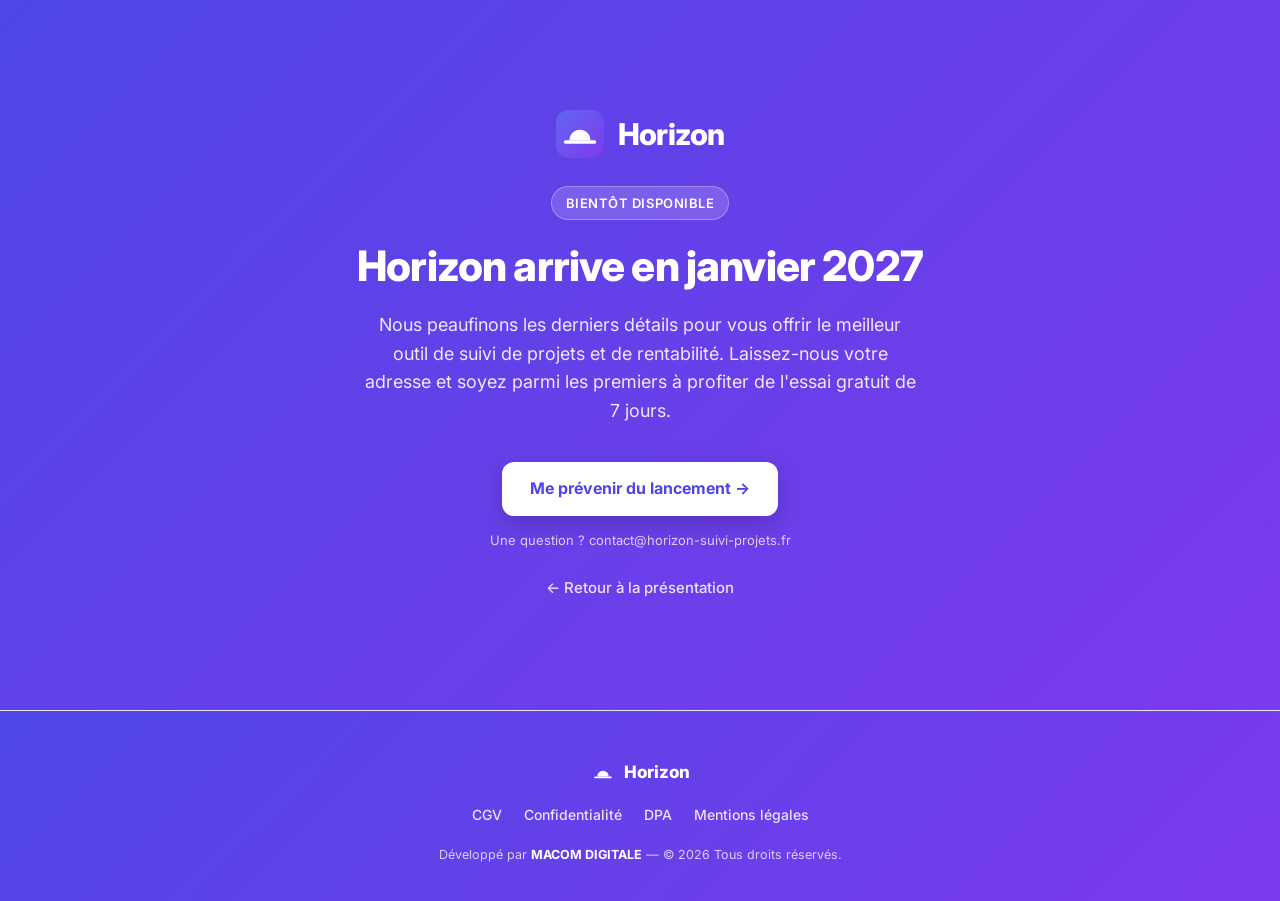
<file: bientot.html>
<!DOCTYPE html>
<html lang="fr-FR">
<head>
<meta charset="UTF-8" />
<meta name="viewport" content="width=device-width, initial-scale=1.0" />
<meta name='robots' content='noindex, follow, max-image-preview:large, max-snippet:-1, max-video-preview:-1' />

	<!-- This site is optimized with the Yoast SEO plugin v28.4 - https://yoast.com/product/yoast-seo-wordpress/ -->
	<title>Horizon arrive en janvier 2027</title>
	<link rel="canonical" href="https://horizon-suivi-projets.fr/bientot.html" />
	<meta property="og:locale" content="fr_FR" />
	<meta property="og:type" content="website" />
	<meta property="og:title" content="Accueil - Horizon - Suivi de projets" />
	<meta property="og:url" content="https://horizon-suivi-projets.fr/" />
	<meta property="og:site_name" content="Horizon - Suivi de projets" />
	<meta name="description" content="Horizon, le logiciel de suivi de projets et de rentabilité pour agences et TPE/PME : chrono de temps, marges HT/TTC, devis et factures, tâches en kanban, tableau de bord." />
<meta property="og:description" content="Suivi de projets et de rentabilité pour agences et TPE/PME. Sachez en un coup d'œil si chaque projet est rentable." />
<meta property="og:image" content="https://horizon-suivi-projets.fr/assets/img/horizon-tableau-de-bord-demo.webp" />
<link rel="icon" href="data:image/svg+xml,%3Csvg xmlns='http://www.w3.org/2000/svg' viewBox='0 0 34 34'%3E%3Crect width='34' height='34' rx='8' fill='%234F46E5'/%3E%3Cpath d='M9.5 21.5A7.5 7.5 0 0 1 24.5 21.5Z' fill='white'/%3E%3Crect x='5.5' y='21.5' width='23' height='2.4' rx='1.2' fill='white'/%3E%3C/svg%3E" />
	<meta name="twitter:card" content="summary_large_image" />
	
	<!-- / Yoast SEO plugin. -->


<style id="wp-img-auto-sizes-contain-inline-css">
img:is([sizes=auto i],[sizes^="auto," i]){contain-intrinsic-size:3000px 1500px}
/*# sourceURL=wp-img-auto-sizes-contain-inline-css */
</style>
<style id="wp-block-library-inline-css">
:root{--wp-block-synced-color:#7a00df;--wp-block-synced-color--rgb:122,0,223;--wp-bound-block-color:var(--wp-block-synced-color);--wp-editor-canvas-background:#ddd;--wp-admin-theme-color:#007cba;--wp-admin-theme-color--rgb:0,124,186;--wp-admin-theme-color-darker-10:#006ba1;--wp-admin-theme-color-darker-10--rgb:0,107,160.5;--wp-admin-theme-color-darker-20:#005a87;--wp-admin-theme-color-darker-20--rgb:0,90,135;--wp-admin-border-width-focus:2px}@media (min-resolution:192dpi){:root{--wp-admin-border-width-focus:1.5px}}.wp-element-button{cursor:pointer}:root .has-very-light-gray-background-color{background-color:#eee}:root .has-very-dark-gray-background-color{background-color:#313131}:root .has-very-light-gray-color{color:#eee}:root .has-very-dark-gray-color{color:#313131}:root .has-vivid-green-cyan-to-vivid-cyan-blue-gradient-background{background:linear-gradient(135deg,#00d084,#0693e3)}:root .has-purple-crush-gradient-background{background:linear-gradient(135deg,#34e2e4,#4721fb 50%,#ab1dfe)}:root .has-hazy-dawn-gradient-background{background:linear-gradient(135deg,#faaca8,#dad0ec)}:root .has-subdued-olive-gradient-background{background:linear-gradient(135deg,#fafae1,#67a671)}:root .has-atomic-cream-gradient-background{background:linear-gradient(135deg,#fdd79a,#004a59)}:root .has-nightshade-gradient-background{background:linear-gradient(135deg,#330968,#31cdcf)}:root .has-midnight-gradient-background{background:linear-gradient(135deg,#020381,#2874fc)}:root{--wp--preset--font-size--normal:16px;--wp--preset--font-size--huge:42px}.has-regular-font-size{font-size:1em}.has-larger-font-size{font-size:2.625em}.has-normal-font-size{font-size:var(--wp--preset--font-size--normal)}.has-huge-font-size{font-size:var(--wp--preset--font-size--huge)}:root .has-text-align-center{text-align:center}:root .has-text-align-left{text-align:left}:root .has-text-align-right{text-align:right}.has-fit-text{white-space:nowrap!important}#end-resizable-editor-section{display:none}.aligncenter{clear:both}.items-justified-left{justify-content:flex-start}.items-justified-center{justify-content:center}.items-justified-right{justify-content:flex-end}.items-justified-space-between{justify-content:space-between}.screen-reader-text{word-wrap:normal!important;border:0;clip-path:inset(50%);height:1px;margin:-1px;overflow:hidden;padding:0;position:absolute;width:1px;word-break:normal!important}.screen-reader-text:focus{background-color:#ddd;clip-path:none;color:#444;display:block;font-size:1em;height:auto;left:5px;line-height:normal;padding:15px 23px 14px;text-decoration:none;top:5px;width:auto;z-index:100000}html :where(.has-border-color){border-style:solid}html :where([style^=border-color],[style*=";border-color"],[style*="; border-color"]){border-style:solid}html :where([style^=border-top-color],[style*=";border-top-color"],[style*="; border-top-color"]){border-top-style:solid}html :where([style^=border-right-color],[style*=";border-right-color"],[style*="; border-right-color"]){border-right-style:solid}html :where([style^=border-bottom-color],[style*=";border-bottom-color"],[style*="; border-bottom-color"]){border-bottom-style:solid}html :where([style^=border-left-color],[style*=";border-left-color"],[style*="; border-left-color"]){border-left-style:solid}html :where([style^=border-width],[style*=";border-width"],[style*="; border-width"]){border-style:solid}html :where([style^=border-top-width],[style*=";border-top-width"],[style*="; border-top-width"]){border-top-style:solid}html :where([style^=border-right-width],[style*=";border-right-width"],[style*="; border-right-width"]){border-right-style:solid}html :where([style^=border-bottom-width],[style*=";border-bottom-width"],[style*="; border-bottom-width"]){border-bottom-style:solid}html :where([style^=border-left-width],[style*=";border-left-width"],[style*="; border-left-width"]){border-left-style:solid}html :where(img[class*=wp-image-]){height:auto;max-width:100%}:where(figure){margin:0 0 1em}html :where(.is-position-sticky){--wp-admin--admin-bar--position-offset:var(--wp-admin--admin-bar--height,0px)}@media screen and (max-width:600px){html :where(.is-position-sticky){--wp-admin--admin-bar--position-offset:0px}}

/*# sourceURL=/wp-includes/css/dist/block-library/common.min.css */
</style>
<style id="classic-theme-styles-inline-css">
/*! This file is auto-generated */
.wp-block-button__link{color:#fff;background-color:#32373c;border-radius:9999px;box-shadow:none;text-decoration:none;padding:calc(.667em + 2px) calc(1.333em + 2px);font-size:1.125em}.wp-block-file__button{background:#32373c;color:#fff;text-decoration:none}
/*# sourceURL=/wp-includes/css/classic-themes.min.css */
</style>

<style id="global-styles-inline-css">
:root{--wp--preset--aspect-ratio--square: 1;--wp--preset--aspect-ratio--4-3: 4/3;--wp--preset--aspect-ratio--3-4: 3/4;--wp--preset--aspect-ratio--3-2: 3/2;--wp--preset--aspect-ratio--2-3: 2/3;--wp--preset--aspect-ratio--16-9: 16/9;--wp--preset--aspect-ratio--9-16: 9/16;--wp--preset--color--black: #000000;--wp--preset--color--cyan-bluish-gray: #abb8c3;--wp--preset--color--white: #ffffff;--wp--preset--color--pale-pink: #f78da7;--wp--preset--color--vivid-red: #cf2e2e;--wp--preset--color--luminous-vivid-orange: #ff6900;--wp--preset--color--luminous-vivid-amber: #fcb900;--wp--preset--color--light-green-cyan: #7bdcb5;--wp--preset--color--vivid-green-cyan: #00d084;--wp--preset--color--pale-cyan-blue: #8ed1fc;--wp--preset--color--vivid-cyan-blue: #0693e3;--wp--preset--color--vivid-purple: #9b51e0;--wp--preset--gradient--vivid-cyan-blue-to-vivid-purple: linear-gradient(135deg,rgb(6,147,227) 0%,rgb(155,81,224) 100%);--wp--preset--gradient--light-green-cyan-to-vivid-green-cyan: linear-gradient(135deg,rgb(122,220,180) 0%,rgb(0,208,130) 100%);--wp--preset--gradient--luminous-vivid-amber-to-luminous-vivid-orange: linear-gradient(135deg,rgb(252,185,0) 0%,rgb(255,105,0) 100%);--wp--preset--gradient--luminous-vivid-orange-to-vivid-red: linear-gradient(135deg,rgb(255,105,0) 0%,rgb(207,46,46) 100%);--wp--preset--gradient--very-light-gray-to-cyan-bluish-gray: linear-gradient(135deg,rgb(238,238,238) 0%,rgb(169,184,195) 100%);--wp--preset--gradient--cool-to-warm-spectrum: linear-gradient(135deg,rgb(74,234,220) 0%,rgb(151,120,209) 20%,rgb(207,42,186) 40%,rgb(238,44,130) 60%,rgb(251,105,98) 80%,rgb(254,248,76) 100%);--wp--preset--gradient--blush-light-purple: linear-gradient(135deg,rgb(255,206,236) 0%,rgb(152,150,240) 100%);--wp--preset--gradient--blush-bordeaux: linear-gradient(135deg,rgb(254,205,165) 0%,rgb(254,45,45) 50%,rgb(107,0,62) 100%);--wp--preset--gradient--luminous-dusk: linear-gradient(135deg,rgb(255,203,112) 0%,rgb(199,81,192) 50%,rgb(65,88,208) 100%);--wp--preset--gradient--pale-ocean: linear-gradient(135deg,rgb(255,245,203) 0%,rgb(182,227,212) 50%,rgb(51,167,181) 100%);--wp--preset--gradient--electric-grass: linear-gradient(135deg,rgb(202,248,128) 0%,rgb(113,206,126) 100%);--wp--preset--gradient--midnight: linear-gradient(135deg,rgb(2,3,129) 0%,rgb(40,116,252) 100%);--wp--preset--font-size--small: 13px;--wp--preset--font-size--medium: 20px;--wp--preset--font-size--large: 36px;--wp--preset--font-size--x-large: 42px;--wp--preset--spacing--20: 0.44rem;--wp--preset--spacing--30: 0.67rem;--wp--preset--spacing--40: 1rem;--wp--preset--spacing--50: 1.5rem;--wp--preset--spacing--60: 2.25rem;--wp--preset--spacing--70: 3.38rem;--wp--preset--spacing--80: 5.06rem;--wp--preset--shadow--natural: 6px 6px 9px rgba(0, 0, 0, 0.2);--wp--preset--shadow--deep: 12px 12px 50px rgba(0, 0, 0, 0.4);--wp--preset--shadow--sharp: 6px 6px 0px rgba(0, 0, 0, 0.2);--wp--preset--shadow--outlined: 6px 6px 0px -3px rgb(255, 255, 255), 6px 6px rgb(0, 0, 0);--wp--preset--shadow--crisp: 6px 6px 0px rgb(0, 0, 0);}.wp-block-button{--wp--preset--dimension--25: 25%;--wp--preset--dimension--50: 50%;--wp--preset--dimension--75: 75%;--wp--preset--dimension--100: 100%;}:where(body) { margin: 0; }:where(.is-layout-flex){gap: 0.5em;}:where(.is-layout-grid){gap: 0.5em;}body .is-layout-flex{display: flex;}.is-layout-flex{flex-wrap: wrap;align-items: center;}.is-layout-flex > :is(*, div){margin: 0;}body .is-layout-grid{display: grid;}.is-layout-grid > :is(*, div){margin: 0;}body{padding-top: 0px;padding-right: 0px;padding-bottom: 0px;padding-left: 0px;}:root :where(.wp-element-button, .wp-block-button__link){background-color: #32373c;border-width: 0;color: #fff;font-family: inherit;font-size: inherit;font-style: inherit;font-weight: inherit;letter-spacing: inherit;line-height: inherit;padding-top: calc(0.667em + 2px);padding-right: calc(1.333em + 2px);padding-bottom: calc(0.667em + 2px);padding-left: calc(1.333em + 2px);text-decoration: none;text-transform: inherit;}.has-black-color{color: var(--wp--preset--color--black) !important;}.has-cyan-bluish-gray-color{color: var(--wp--preset--color--cyan-bluish-gray) !important;}.has-white-color{color: var(--wp--preset--color--white) !important;}.has-pale-pink-color{color: var(--wp--preset--color--pale-pink) !important;}.has-vivid-red-color{color: var(--wp--preset--color--vivid-red) !important;}.has-luminous-vivid-orange-color{color: var(--wp--preset--color--luminous-vivid-orange) !important;}.has-luminous-vivid-amber-color{color: var(--wp--preset--color--luminous-vivid-amber) !important;}.has-light-green-cyan-color{color: var(--wp--preset--color--light-green-cyan) !important;}.has-vivid-green-cyan-color{color: var(--wp--preset--color--vivid-green-cyan) !important;}.has-pale-cyan-blue-color{color: var(--wp--preset--color--pale-cyan-blue) !important;}.has-vivid-cyan-blue-color{color: var(--wp--preset--color--vivid-cyan-blue) !important;}.has-vivid-purple-color{color: var(--wp--preset--color--vivid-purple) !important;}.has-black-background-color{background-color: var(--wp--preset--color--black) !important;}.has-cyan-bluish-gray-background-color{background-color: var(--wp--preset--color--cyan-bluish-gray) !important;}.has-white-background-color{background-color: var(--wp--preset--color--white) !important;}.has-pale-pink-background-color{background-color: var(--wp--preset--color--pale-pink) !important;}.has-vivid-red-background-color{background-color: var(--wp--preset--color--vivid-red) !important;}.has-luminous-vivid-orange-background-color{background-color: var(--wp--preset--color--luminous-vivid-orange) !important;}.has-luminous-vivid-amber-background-color{background-color: var(--wp--preset--color--luminous-vivid-amber) !important;}.has-light-green-cyan-background-color{background-color: var(--wp--preset--color--light-green-cyan) !important;}.has-vivid-green-cyan-background-color{background-color: var(--wp--preset--color--vivid-green-cyan) !important;}.has-pale-cyan-blue-background-color{background-color: var(--wp--preset--color--pale-cyan-blue) !important;}.has-vivid-cyan-blue-background-color{background-color: var(--wp--preset--color--vivid-cyan-blue) !important;}.has-vivid-purple-background-color{background-color: var(--wp--preset--color--vivid-purple) !important;}.has-black-border-color{border-color: var(--wp--preset--color--black) !important;}.has-cyan-bluish-gray-border-color{border-color: var(--wp--preset--color--cyan-bluish-gray) !important;}.has-white-border-color{border-color: var(--wp--preset--color--white) !important;}.has-pale-pink-border-color{border-color: var(--wp--preset--color--pale-pink) !important;}.has-vivid-red-border-color{border-color: var(--wp--preset--color--vivid-red) !important;}.has-luminous-vivid-orange-border-color{border-color: var(--wp--preset--color--luminous-vivid-orange) !important;}.has-luminous-vivid-amber-border-color{border-color: var(--wp--preset--color--luminous-vivid-amber) !important;}.has-light-green-cyan-border-color{border-color: var(--wp--preset--color--light-green-cyan) !important;}.has-vivid-green-cyan-border-color{border-color: var(--wp--preset--color--vivid-green-cyan) !important;}.has-pale-cyan-blue-border-color{border-color: var(--wp--preset--color--pale-cyan-blue) !important;}.has-vivid-cyan-blue-border-color{border-color: var(--wp--preset--color--vivid-cyan-blue) !important;}.has-vivid-purple-border-color{border-color: var(--wp--preset--color--vivid-purple) !important;}.has-vivid-cyan-blue-to-vivid-purple-gradient-background{background: var(--wp--preset--gradient--vivid-cyan-blue-to-vivid-purple) !important;}.has-light-green-cyan-to-vivid-green-cyan-gradient-background{background: var(--wp--preset--gradient--light-green-cyan-to-vivid-green-cyan) !important;}.has-luminous-vivid-amber-to-luminous-vivid-orange-gradient-background{background: var(--wp--preset--gradient--luminous-vivid-amber-to-luminous-vivid-orange) !important;}.has-luminous-vivid-orange-to-vivid-red-gradient-background{background: var(--wp--preset--gradient--luminous-vivid-orange-to-vivid-red) !important;}.has-very-light-gray-to-cyan-bluish-gray-gradient-background{background: var(--wp--preset--gradient--very-light-gray-to-cyan-bluish-gray) !important;}.has-cool-to-warm-spectrum-gradient-background{background: var(--wp--preset--gradient--cool-to-warm-spectrum) !important;}.has-blush-light-purple-gradient-background{background: var(--wp--preset--gradient--blush-light-purple) !important;}.has-blush-bordeaux-gradient-background{background: var(--wp--preset--gradient--blush-bordeaux) !important;}.has-luminous-dusk-gradient-background{background: var(--wp--preset--gradient--luminous-dusk) !important;}.has-pale-ocean-gradient-background{background: var(--wp--preset--gradient--pale-ocean) !important;}.has-electric-grass-gradient-background{background: var(--wp--preset--gradient--electric-grass) !important;}.has-midnight-gradient-background{background: var(--wp--preset--gradient--midnight) !important;}.has-small-font-size{font-size: var(--wp--preset--font-size--small) !important;}.has-medium-font-size{font-size: var(--wp--preset--font-size--medium) !important;}.has-large-font-size{font-size: var(--wp--preset--font-size--large) !important;}.has-x-large-font-size{font-size: var(--wp--preset--font-size--x-large) !important;}
/*# sourceURL=global-styles-inline-css */
</style>

<link rel='stylesheet' id='horizon-style-css' href='assets/style.css' media='all' />
<style>
body{margin:0}
.horizon-soon{min-height:calc(100vh - 190px);display:flex}
.horizon-soon .horizon-hero{flex:1;display:flex;flex-direction:column;align-items:center;justify-content:center;padding:80px 24px}
.horizon-soon + .horizon-footer{margin-top:0}
.horizon-soon .horizon-hero-logo{margin-bottom:28px}
.horizon-soon-badge{display:inline-block;background:rgba(255,255,255,.16);border:1px solid rgba(255,255,255,.3);color:#fff;font-size:13px;font-weight:600;letter-spacing:.04em;text-transform:uppercase;padding:6px 14px;border-radius:999px;margin-bottom:22px}
.horizon-soon-back{display:inline-block;margin-top:26px;color:rgba(255,255,255,.85)!important;font-size:15px;font-weight:500}
.horizon-soon-back:hover{color:#fff!important;text-decoration:underline!important}
</style>
</head>
<body>
<div class="horizon-page">
  <div class="horizon-soon">
  <section class="horizon-hero">
    <div class="horizon-hero-logo">
      <svg width="30" height="30" viewBox="0 0 34 34" fill="none" xmlns="http://www.w3.org/2000/svg" style="flex-shrink:0;"><rect width="34" height="34" rx="9" fill="url(#logoGrad)"/><path d="M9.5 21.5A7.5 7.5 0 0 1 24.5 21.5Z" fill="white"/><rect x="5.5" y="21.5" width="23" height="2.4" rx="1.2" fill="white"/><defs><linearGradient id="logoGrad" x1="0" y1="0" x2="34" y2="34" gradientUnits="userSpaceOnUse"><stop stop-color="#6366F1"/><stop offset="1" stop-color="#7C3AED"/></linearGradient></defs></svg><span>Horizon</span>
    </div>
    <span class="horizon-soon-badge">Bientôt disponible</span>
    <h1>Horizon arrive en janvier 2027</h1>
    <p>Nous peaufinons les derniers détails pour vous offrir le meilleur outil de suivi de projets et de rentabilité. Laissez-nous votre adresse et soyez parmi les premiers à profiter de l'essai gratuit de 7 jours.</p>
    <a href="mailto:contact@horizon-suivi-projets.fr?subject=Pr%C3%A9venez-moi%20du%20lancement%20d%27Horizon&amp;body=Bonjour%2C%0A%0AJe%20souhaite%20%C3%AAtre%20pr%C3%A9venu(e)%20du%20lancement%20d%27Horizon%20en%20janvier%202027.%0A%0AMerci%20!" class="horizon-cta">Me prévenir du lancement →</a>
    <span class="horizon-cta-sub">Une question ? contact@horizon-suivi-projets.fr</span>
    <a href="./" class="horizon-soon-back">← Retour à la présentation</a>
  </section>
  </div>
<footer class="horizon-footer">
  <div class="horizon-footer-inner">
    <div class="horizon-footer-logo">
      <svg width="26" height="26" viewBox="0 0 34 34" fill="none" xmlns="http://www.w3.org/2000/svg" style="flex-shrink:0;">
        <path d="M9.5 21.5A7.5 7.5 0 0 1 24.5 21.5Z" fill="white"/>
        <rect x="5.5" y="21.5" width="23" height="2.4" rx="1.2" fill="white"/>
      </svg>
      <span>Horizon</span>
    </div>

    <nav class="horizon-footer-links">
      <a href="docs/cgv-Horizon.pdf" target="_blank" rel="noopener">CGV</a>
      <a href="docs/politique-confidentialite-Horizon.pdf" target="_blank" rel="noopener">Confidentialité</a>
      <a href="docs/dpa-Horizon.pdf" target="_blank" rel="noopener">DPA</a>
      <a href="docs/mentions-legales-Horizon.pdf" target="_blank" rel="noopener">Mentions légales</a>
    </nav>

    <p class="horizon-footer-copy">Développé par <a href="https://macom-digitale.com/" target="_blank" rel="noopener noreferrer" class="horizon-footer-brand-link"><strong>MACOM DIGITALE</strong></a> — © 2026 Tous droits réservés.</p>
  </div>
</footer>
</div>
</body>
</html>
</file>
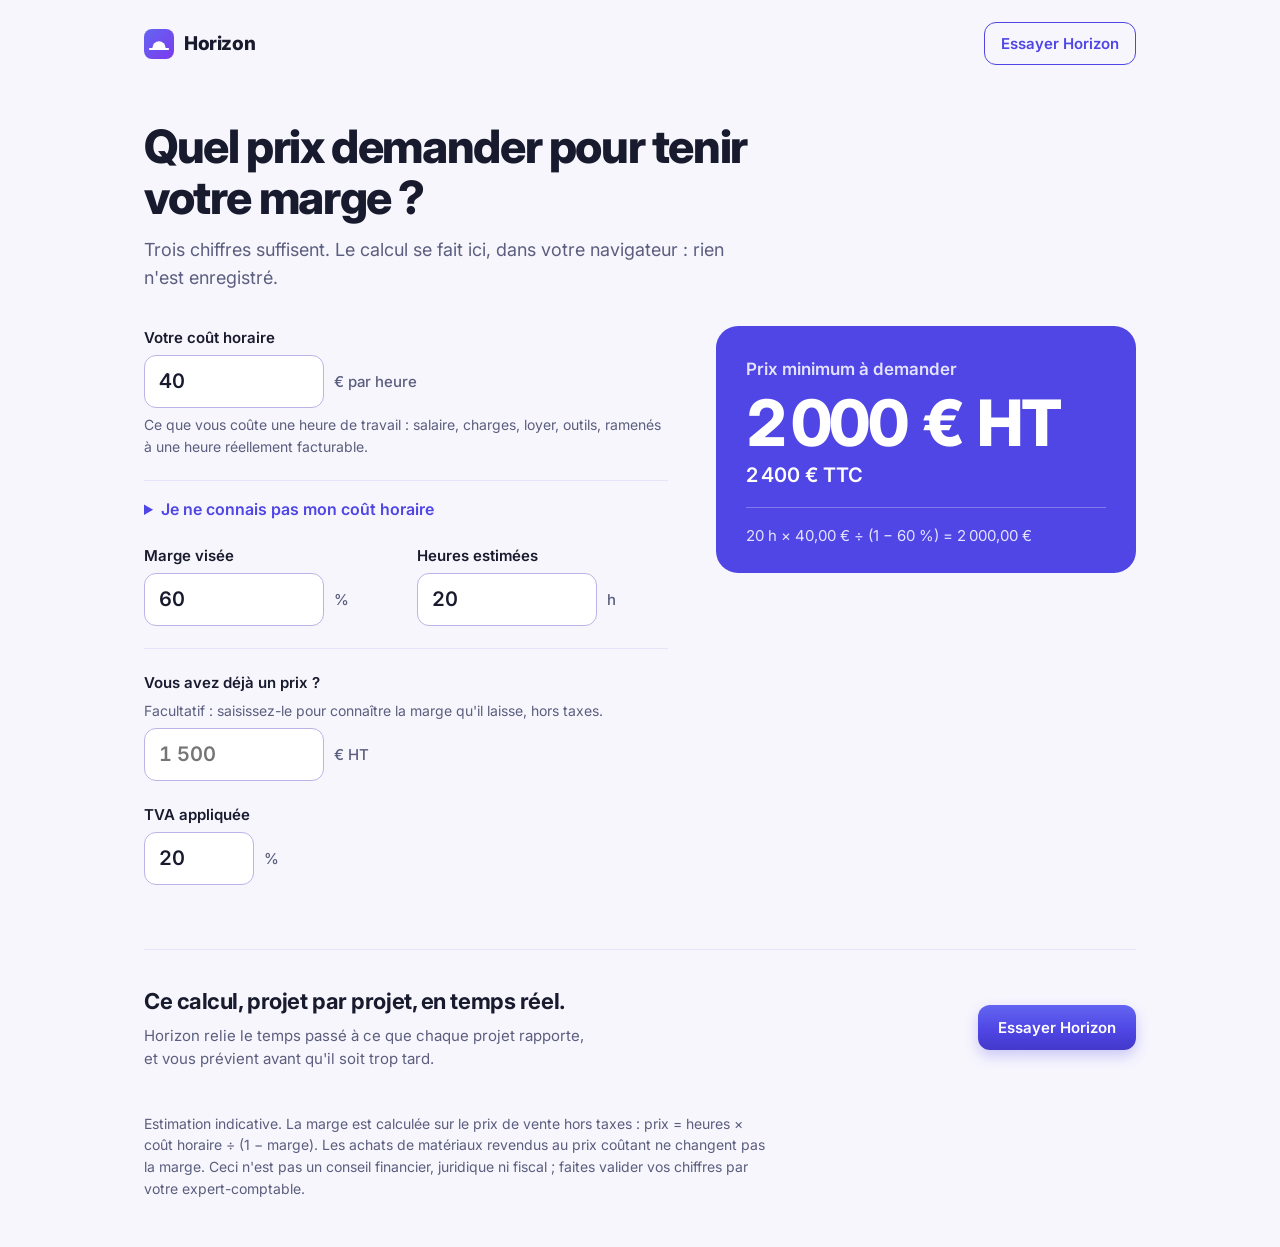
<file: calculateur-horizon.html>
<!doctype html>
<html lang="fr">
<head>
<meta charset="utf-8" />
<meta name="viewport" content="width=device-width, initial-scale=1" />
<title>Calculateur de prix et de marge pour freelances et agences | Horizon</title>
<meta name="description" content="Quel prix demander pour tenir votre marge ? Saisissez votre coût horaire, la marge visée et le nombre d'heures : le calculateur d'Horizon donne le prix minimum, hors taxes et TTC." />
<meta name="color-scheme" content="light only" />
<meta name="theme-color" content="#4F46E5" />
<link rel="preconnect" href="https://fonts.googleapis.com" />
<link rel="preconnect" href="https://fonts.gstatic.com" crossorigin />
<link href="https://fonts.googleapis.com/css2?family=Inter:wght@400;500;600;700;800&display=swap" rel="stylesheet" />
<style>
  /*
    Page à déposer dans le dépôt du site vitrine (horizon-site), par exemple sous le nom calculateur.html.
    Les formules sont celles de l'application : prix = heures × coût horaire ÷ (1 − marge) ;
    marge = prix − heures × coût horaire. Rien n'est enregistré ni envoyé : tout se calcule dans le navigateur.
  */
  :root{
    --bg:#F7F6FD; --paper:#FFFFFF; --ink:#181A2E; --ink-soft:#5B5E7E; --rule:#E7E3F8;
    --primary:#4F46E5; --primary-dark:#4338CA; --violet:#7C3AED;
    --on-primary:#FFFFFF; --on-primary-soft:#E4E2FF;
    --good:#166534; --good-soft:#DCFCE7; --warn:#92400E; --warn-soft:#FEF3C7; --bad:#991B1B; --bad-soft:#FEE2E2;
  }
  *{ box-sizing:border-box; }
  html{ color-scheme:light only; }
  body{ margin:0; background:var(--bg); color:var(--ink); font-family:'Inter', ui-sans-serif, system-ui, sans-serif; font-size:16px; line-height:1.55; }
  a{ color:var(--primary); }
  .wrap{ max-width:1040px; margin:0 auto; padding:0 24px; }
  header.top{ display:flex; align-items:center; justify-content:space-between; gap:16px; padding:22px 0; }
  .brand{ display:flex; align-items:center; gap:10px; font-weight:800; font-size:19px; letter-spacing:-0.02em; color:var(--ink); text-decoration:none; }
  .btn{ display:inline-flex; align-items:center; justify-content:center; gap:8px; padding:11px 20px; border-radius:12px; border:0; font:inherit; font-weight:600; font-size:15px; text-decoration:none; cursor:pointer; background:linear-gradient(180deg,#6366F1 0%,#4F46E5 55%,#4338CA 100%); color:var(--on-primary); box-shadow:0 6px 14px rgba(79,70,229,.26); }
  .btn:hover{ box-shadow:0 10px 20px rgba(79,70,229,.34); }
  .btn.ghost{ background:transparent; color:var(--primary); box-shadow:none; border:1.5px solid var(--primary); padding:9px 16px; }
  :focus-visible{ outline:3px solid var(--violet); outline-offset:2px; border-radius:6px; }
  h1{ font-size:clamp(30px, 5vw, 46px); line-height:1.1; letter-spacing:-0.03em; font-weight:800; margin:34px 0 14px; max-width:20ch; }
  .lede{ font-size:18px; color:var(--ink-soft); max-width:56ch; margin:0 0 34px; }
  .tool{ display:grid; grid-template-columns:minmax(0,1fr) minmax(0,420px); gap:48px; align-items:start; }
  form{ display:flex; flex-direction:column; gap:22px; }
  label{ display:flex; flex-direction:column; gap:6px; font-weight:600; font-size:15px; }
  .hint{ font-weight:400; font-size:14px; color:var(--ink-soft); }
  .field{ display:flex; align-items:center; gap:10px; }
  input[type=text]{ width:100%; max-width:180px; font:inherit; font-weight:600; font-size:20px; font-variant-numeric:tabular-nums; padding:10px 14px; border:1.5px solid #B9B5E8; border-radius:12px; background:var(--paper); color:var(--ink); }
  input[type=text]:focus{ border-color:var(--primary); outline:3px solid #D9D6FB; outline-offset:0; }
  .unit{ font-weight:500; color:var(--ink-soft); }
  .row2{ display:grid; grid-template-columns:1fr 1fr; gap:22px; }
  .optional{ border-top:1px solid var(--rule); padding-top:22px; }
  details{ border-top:1px solid var(--rule); padding-top:16px; }
  summary{ cursor:pointer; font-weight:600; color:var(--primary); }
  details .grid{ display:grid; grid-template-columns:1fr 1fr; gap:16px; margin:16px 0; }
  details input[type=text]{ font-size:17px; max-width:none; }
  .helper-out{ display:flex; flex-wrap:wrap; align-items:center; gap:12px; font-weight:600; }
  .result{ background:var(--primary); color:var(--on-primary); border-radius:22px; padding:30px 30px 26px; position:sticky; top:20px; }
  .result h2{ margin:0 0 6px; font-size:17px; font-weight:600; color:var(--on-primary-soft); }
  .big{ font-size:clamp(44px, 7vw, 64px); font-weight:800; letter-spacing:-0.035em; line-height:1.05; font-variant-numeric:tabular-nums; }
  .ttc{ font-size:20px; font-weight:600; margin-top:4px; }
  .formula{ margin:16px 0 0; padding-top:16px; border-top:1px solid rgba(255,255,255,.28); font-size:15px; color:var(--on-primary-soft); }
  .verdict{ margin-top:18px; padding:14px 16px; border-radius:14px; font-size:15px; font-weight:500; }
  .verdict strong{ display:block; font-size:22px; letter-spacing:-0.02em; font-variant-numeric:tabular-nums; }
  .verdict.good{ background:var(--good-soft); color:var(--good); }
  .verdict.warn{ background:var(--warn-soft); color:var(--warn); }
  .verdict.bad{ background:var(--bad-soft); color:var(--bad); }
  .cta{ margin:64px 0 0; padding:34px 0; border-top:1px solid var(--rule); display:flex; flex-wrap:wrap; align-items:center; justify-content:space-between; gap:20px; }
  .cta p{ margin:0; font-size:22px; font-weight:700; letter-spacing:-0.02em; max-width:30ch; }
  .cta small{ display:block; margin-top:6px; font-size:15px; font-weight:400; letter-spacing:0; color:var(--ink-soft); }
  footer{ padding:8px 0 48px; color:var(--ink-soft); font-size:14px; max-width:70ch; }
  @media (max-width:820px){ .tool{ grid-template-columns:1fr; gap:30px; } .result{ position:static; order:-1; } }
  @media (max-width:480px){ .row2, details .grid{ grid-template-columns:1fr; } }
</style>
</head>
<body>
<div class="wrap">
  <header class="top">
    <a class="brand" href="/" aria-label="Horizon, accueil">
      <svg width="30" height="30" viewBox="0 0 34 34" fill="none" aria-hidden="true"><rect width="34" height="34" rx="9" fill="url(#g)"/><path d="M9.5 21.5A7.5 7.5 0 0 1 24.5 21.5Z" fill="white"/><rect x="5.5" y="21.5" width="23" height="2.4" rx="1.2" fill="white"/><defs><linearGradient id="g" x1="0" y1="0" x2="34" y2="34" gradientUnits="userSpaceOnUse"><stop stop-color="#6366F1"/><stop offset="1" stop-color="#7C3AED"/></linearGradient></defs></svg>
      Horizon
    </a>
    <a class="btn ghost" id="cta-top" href="#">Essayer Horizon</a>
  </header>

  <main>
    <h1>Quel prix demander pour tenir votre marge ?</h1>
    <p class="lede">Trois chiffres suffisent. Le calcul se fait ici, dans votre navigateur : rien n'est enregistré.</p>

    <div class="tool">
      <form id="calc" autocomplete="off" novalidate>
        <label for="cost">Votre coût horaire
          <span class="field"><input id="cost" type="text" inputmode="decimal" value="40" aria-describedby="cost-hint" /><span class="unit">€ par heure</span></span>
          <span class="hint" id="cost-hint">Ce que vous coûte une heure de travail : salaire, charges, loyer, outils, ramenés à une heure réellement facturable.</span>
        </label>

        <details id="helper">
          <summary>Je ne connais pas mon coût horaire</summary>
          <div class="grid">
            <label for="h-charges">Charges annuelles
              <span class="field"><input id="h-charges" type="text" inputmode="decimal" value="42000" /><span class="unit">€</span></span></label>
            <label for="h-days">Jours travaillés par an
              <span class="field"><input id="h-days" type="text" inputmode="decimal" value="218" /></span></label>
            <label for="h-hours">Heures par jour
              <span class="field"><input id="h-hours" type="text" inputmode="decimal" value="7" /></span></label>
            <label for="h-rate">Part du temps facturable
              <span class="field"><input id="h-rate" type="text" inputmode="decimal" value="70" /><span class="unit">%</span></span></label>
          </div>
          <div class="helper-out"><span>Coût horaire estimé : <span id="h-result">—</span></span><button type="button" class="btn ghost" id="h-use">Utiliser ce coût</button></div>
          <p class="hint">Charges annuelles : votre rémunération, les cotisations, le local, les assurances, les logiciels, le comptable, le matériel. Entre 60 et 70 % du temps travaillé est un taux de facturation réaliste.</p>
        </details>

        <div class="row2">
          <label for="margin">Marge visée
            <span class="field"><input id="margin" type="text" inputmode="decimal" value="60" /><span class="unit">%</span></span>
          </label>
          <label for="hours">Heures estimées
            <span class="field"><input id="hours" type="text" inputmode="decimal" value="20" /><span class="unit">h</span></span>
          </label>
        </div>

        <div class="optional">
          <label for="sold">Vous avez déjà un prix ? <span class="hint">Facultatif : saisissez-le pour connaître la marge qu'il laisse, hors taxes.</span>
            <span class="field"><input id="sold" type="text" inputmode="decimal" placeholder="1 500" /><span class="unit">€ HT</span></span>
          </label>
        </div>

        <label for="vat">TVA appliquée
          <span class="field"><input id="vat" type="text" inputmode="decimal" value="20" style="max-width:110px" /><span class="unit">%</span></span>
        </label>
      </form>

      <section class="result" aria-live="polite" aria-labelledby="r-title">
        <h2 id="r-title">Prix minimum à demander</h2>
        <div class="big" id="r-ht">—</div>
        <div class="ttc" id="r-ttc"></div>
        <p class="formula" id="r-formula">Renseignez le coût horaire, la marge et les heures.</p>
        <div class="verdict" id="r-verdict" hidden></div>
      </section>
    </div>

    <div class="cta">
      <p>Ce calcul, projet par projet, en temps réel.<small>Horizon relie le temps passé à ce que chaque projet rapporte, et vous prévient avant qu'il soit trop tard.</small></p>
      <a class="btn" id="cta-main" href="#">Essayer Horizon</a>
    </div>
  </main>

  <footer>
    Estimation indicative. La marge est calculée sur le prix de vente hors taxes : prix = heures × coût horaire ÷ (1 − marge). Les achats de matériaux revendus au prix coûtant ne changent pas la marge. Ceci n'est pas un conseil financier, juridique ni fiscal ; faites valider vos chiffres par votre expert-comptable.
  </footer>
</div>

<script>
  // À l'ouverture au public (1er janvier 2027), remplacer par : 'https://app.horizon-suivi-projets.fr'
  const CTA_URL = 'bientot.html';
  document.getElementById('cta-top').href = CTA_URL;
  document.getElementById('cta-main').href = CTA_URL;

  const $ = (id) => document.getElementById(id);
  // « 1 500,50 », « 1500.5 » et « 1 500 » sont tous compris
  const num = (el) => { const v = parseFloat(String(el.value).replace(/\s/g, '').replace(',', '.')); return Number.isFinite(v) ? v : NaN; };
  const eur = (n) => new Intl.NumberFormat('fr-FR', { style:'currency', currency:'EUR', maximumFractionDigits: n >= 100 ? 0 : 2, minimumFractionDigits: 0 }).format(n);
  const eur2 = (n) => new Intl.NumberFormat('fr-FR', { style:'currency', currency:'EUR', minimumFractionDigits:2, maximumFractionDigits:2 }).format(n);
  const pctFmt = (n) => n.toFixed(1).replace('.', ',') + ' %';

  function helper(){
    const charges = num($('h-charges')), days = num($('h-days')), hpd = num($('h-hours')), rate = Math.min(Math.max(num($('h-rate')), 1), 100);
    const billable = days * hpd * (rate / 100);
    const cost = billable > 0 && charges >= 0 ? charges / billable : NaN;
    $('h-result').textContent = Number.isFinite(cost) ? eur2(cost) + ' par heure' : '—';
    return cost;
  }

  function show(el, cls, html){ el.hidden = false; el.className = 'verdict ' + cls; el.innerHTML = html; }

  function compute(){
    helper();
    const cost = num($('cost')), hours = num($('hours')), vat = Number.isFinite(num($('vat'))) ? num($('vat')) : 0;
    const target = Math.min(Math.max(Number.isFinite(num($('margin'))) ? num($('margin')) : 0, 0), 95);   // plafonné à 95 %, comme dans l'application
    const sold = num($('sold'));
    const ht = $('r-ht'), ttc = $('r-ttc'), formula = $('r-formula'), verdict = $('r-verdict');
    verdict.hidden = true;
    if(!(cost > 0) || !(hours > 0)){
      ht.textContent = '—'; ttc.textContent = ''; formula.textContent = 'Renseignez le coût horaire, la marge et les heures.'; return;
    }
    const price = hours * cost / (1 - target / 100);
    ht.textContent = eur(price) + ' HT';
    ttc.textContent = eur(price * (1 + vat / 100)) + ' TTC';
    formula.textContent = hours.toString().replace('.', ',') + ' h × ' + eur2(cost) + ' ÷ (1 − ' + String(target).replace('.', ',') + ' %) = ' + eur2(price);
    if(sold > 0){
      const margin = sold - hours * cost, pct = margin / sold * 100;
      if(pct < 0) show(verdict, 'bad', '<strong>' + pctFmt(pct) + '</strong>Ce prix ne couvre pas votre temps de travail (' + eur(margin) + '). Pour viser ' + target + ' %, demandez au moins ' + eur(price) + ' HT.');
      else if(Math.round(pct * 10) / 10 >= target) show(verdict, 'good', '<strong>' + pctFmt(pct) + '</strong>Objectif atteint : ce prix laisse ' + eur(margin) + ' de marge.');
      else show(verdict, 'warn', '<strong>' + pctFmt(pct) + '</strong>Sous votre objectif de ' + target + ' %. Ce prix laisse ' + eur(margin) + ' ; pour atteindre l\'objectif, demandez au moins ' + eur(price) + ' HT.');
    }
  }

  document.querySelectorAll('input').forEach((i) => i.addEventListener('input', compute));
  $('h-use').addEventListener('click', () => { const c = helper(); if(Number.isFinite(c)){ $('cost').value = (Math.round(c * 100) / 100).toString().replace('.', ','); compute(); $('cost').focus(); } });
  compute();
</script>
</body>
</html>
</file>
<file: assets/style.css>
/*
Theme Name: Horizon
Theme URI: https://horizon.macom-digitale.com
Author: MACOM DIGITALE
Author URI: https://macom-digitale.com
Description: Thème de présentation pour Horizon, logiciel de suivi de projet et de rentabilité.
Version: 1.0
*/


  @import url('https://fonts.googleapis.com/css2?family=Inter:wght@400;500;600;700;800&display=swap');

  .horizon-page * { box-sizing:border-box; margin:0; padding:0; }
  .horizon-page {
    font-family:'Inter', ui-sans-serif, system-ui, sans-serif;
    color:#181A2E;
    background:#F1F2F9;
    line-height:1.6;
  }
  .horizon-page a { text-decoration:none; }
  .horizon-container { max-width:1080px; margin:0 auto; padding:0 24px; }

  /* ---------- Hero ---------- */
  .horizon-hero {
    background:linear-gradient(135deg, #4F46E5, #7C3AED);
    padding:80px 24px 100px 24px;
    text-align:center;
    color:#fff;
  }
  .horizon-hero-logo { display:flex; align-items:center; justify-content:center; gap:14px; margin-bottom:36px; }
  .horizon-hero-logo svg { width:48px; height:48px; }
  .horizon-hero-logo span { font-size:30px; font-weight:800; letter-spacing:-0.02em; }
  .horizon-hero h1 { font-size:42px; font-weight:800; letter-spacing:-0.02em; line-height:1.15; max-width:720px; margin:0 auto 20px auto; }
  .horizon-hero p { font-size:18px; color:rgba(255,255,255,0.88); max-width:560px; margin:0 auto 36px auto; }
  .horizon-cta {
    display:inline-flex; align-items:center; gap:8px;
    background:#fff; color:#4F46E5; font-weight:700; font-size:16px;
    padding:14px 28px; border-radius:12px;
    box-shadow:0 8px 24px rgba(0,0,0,0.18);
  }
  .horizon-cta-sub { display:block; margin-top:14px; font-size:13px; color:rgba(255,255,255,0.75); }

  /* ---------- Dashboard screenshot / carrousel ---------- */
  .horizon-screenshot-wrap { margin:-64px auto 0 auto; max-width:1000px; padding:0 24px; }
  .horizon-carousel { position:relative; }
  .horizon-carousel-track {
    position:relative; border-radius:16px; overflow:hidden;
    box-shadow:0 24px 60px rgba(24,26,46,0.25);
    border:1px solid rgba(255,255,255,0.4);
    background:#F1F2F9;
  }
  .horizon-carousel-slide {
    width:100%; height:auto; display:none; margin:0; vertical-align:top;
  }
  .horizon-carousel-slide.is-active { display:block; }
  .horizon-carousel-arrow {
    position:absolute; top:50%; transform:translateY(-50%);
    width:40px; height:40px; border-radius:50%; border:none;
    background:rgba(255,255,255,0.9); color:#4F46E5; font-size:22px; font-weight:700;
    cursor:pointer; display:flex; align-items:center; justify-content:center;
    box-shadow:0 4px 12px rgba(24,26,46,0.18);
  }
  .horizon-carousel-arrow:hover { background:#fff; }
  .horizon-carousel-arrow.prev { left:16px; }
  .horizon-carousel-arrow.next { right:16px; }
  .horizon-carousel-dots { display:flex; justify-content:center; gap:8px; margin-top:18px; }
  .horizon-carousel-dot {
    width:9px; height:9px; border-radius:50%; border:none; padding:0;
    background:#D4D6E8; cursor:pointer;
  }
  .horizon-carousel-dot.is-active { background:#4F46E5; width:22px; border-radius:5px; }

  /* ---------- Problème ---------- */
  .horizon-intro { padding:100px 24px 60px 24px; text-align:center; }
  .horizon-intro p { max-width:680px; margin:0 auto; font-size:17px; color:#4B4E6B; }
  .horizon-intro strong { color:#181A2E; }

  /* ---------- Fonctionnalités ---------- */
  .horizon-features { padding:40px 24px 90px 24px; }
  .horizon-features h2 { text-align:center; font-size:28px; font-weight:800; letter-spacing:-0.02em; margin-bottom:48px; }
  .horizon-features-grid { display:grid; grid-template-columns:repeat(3, 1fr); gap:24px; }
  .horizon-feature-card {
    background:#fff; border:1px solid #E4E5F1; border-radius:16px; padding:28px;
    box-shadow:0 1px 3px rgba(24,26,46,0.06);
  }
  .horizon-feature-icon {
    width:46px; height:46px; border-radius:12px;
    background:linear-gradient(135deg, #6366F1, #7C3AED);
    display:flex; align-items:center; justify-content:center; margin-bottom:16px;
  }
  .horizon-feature-card h3 { font-size:16px; font-weight:700; margin-bottom:8px; }
  .horizon-feature-card p { font-size:14px; color:#6B6E8C; }

  /* ---------- Pour qui ---------- */
  .horizon-for-who { background:#fff; padding:80px 24px; border-top:1px solid #E4E5F1; border-bottom:1px solid #E4E5F1; }
  .horizon-for-who-inner { max-width:780px; margin:0 auto; text-align:center; }
  .horizon-for-who h2 { font-size:26px; font-weight:800; letter-spacing:-0.02em; margin-bottom:18px; }
  .horizon-for-who p { font-size:16px; color:#4B4E6B; }
  .horizon-tags { display:flex; gap:10px; justify-content:center; margin-top:24px; flex-wrap:wrap; }
  .horizon-tag { background:#EEF0FF; color:#4F46E5; font-size:13px; font-weight:600; padding:6px 16px; border-radius:20px; }

  /* ---------- CTA final ---------- */
  .horizon-final-cta { padding:90px 24px; text-align:center; }
  .horizon-final-cta h2 { font-size:28px; font-weight:800; letter-spacing:-0.02em; margin-bottom:12px; }
  .horizon-final-cta p { color:#6B6E8C; margin-bottom:30px; }
  .horizon-cta-dark {
    display:inline-flex; align-items:center; gap:8px;
    background:linear-gradient(135deg, #4F46E5, #7C3AED); color:#fff; font-weight:700; font-size:16px;
    padding:14px 28px; border-radius:12px;
    box-shadow:0 8px 24px rgba(79,70,229,0.3);
  }

  @media (max-width: 760px) {
    .horizon-hero h1 { font-size:30px; }
    .horizon-features-grid { grid-template-columns:1fr; }
    .horizon-screenshot-wrap { margin-top:-40px; }
  }



/* ---------- Footer commun (footer.php) : logo, liens légaux, copyright ---------- */
.horizon-footer { background:linear-gradient(135deg, #4F46E5, #7C3AED); border-top:1px solid #E4E5F1; padding:48px 24px 36px 24px; }
.horizon-footer-inner { max-width:1080px; margin:0 auto; display:flex; flex-direction:column; align-items:center; gap:18px; text-align:center; }
.horizon-footer-logo { display:flex; align-items:center; gap:8px; font-weight:800; font-size:17px; color:#fff; }
.horizon-footer-links { display:flex; gap:22px; flex-wrap:wrap; justify-content:center; }
.horizon-footer-links a { color:rgba(255,255,255,0.85); font-size:14px; font-weight:500; }
.horizon-footer-links a:hover { color:#fff; }
.horizon-footer-link-group { display:inline-flex; align-items:center; gap:6px; }
.horizon-footer-pdf-link {
  font-size:10px !important; font-weight:700 !important; letter-spacing:0.03em;
  color:rgba(255,255,255,0.55) !important; border:1px solid rgba(255,255,255,0.35);
  border-radius:4px; padding:1px 5px;
}
.horizon-footer-pdf-link:hover { color:#fff !important; border-color:#fff; }
.horizon-footer-copy { color:rgba(255,255,255,0.75); font-size:12.5px; }
.horizon-footer-copy strong { color:#fff; }
.horizon-footer-brand-link { text-decoration:none; }
.horizon-footer-brand-link:hover strong { color:#fff; text-decoration:underline; }

/* ---------- Comment ça marche ---------- */
.horizon-steps { padding:70px 24px; background:#fff; border-top:1px solid #E4E5F1; border-bottom:1px solid #E4E5F1; }
.horizon-steps h2 { text-align:center; font-size:28px; font-weight:800; letter-spacing:-0.02em; margin-bottom:44px; }
.horizon-steps-grid { display:grid; grid-template-columns:repeat(3, 1fr); gap:32px; max-width:900px; margin:0 auto; }
.horizon-step { text-align:center; }
.horizon-step-num { width:40px; height:40px; border-radius:50%; background:linear-gradient(135deg, #6366F1, #7C3AED); color:#fff; font-weight:800; font-size:17px; display:flex; align-items:center; justify-content:center; margin:0 auto 16px auto; }
.horizon-step h3 { font-size:16px; font-weight:700; margin-bottom:6px; }
.horizon-step p { font-size:14px; color:#6B6E8C; }

/* ---------- Tarif ---------- */
.horizon-pricing { padding:90px 24px; text-align:center; }
.horizon-pricing h2 { font-size:28px; font-weight:800; letter-spacing:-0.02em; margin-bottom:40px; }
.horizon-pricing-card { max-width:380px; margin:0 auto; background:#fff; border:1px solid #E4E5F1; border-radius:20px; padding:40px 32px; box-shadow:0 4px 20px rgba(24,26,46,0.06); }
.horizon-pricing-amount { font-size:44px; font-weight:800; letter-spacing:-0.02em; color:#181A2E; }
.horizon-pricing-amount span { font-size:16px; font-weight:500; color:#6B6E8C; }
.horizon-pricing-sub { color:#6B6E8C; font-size:13px; margin-bottom:24px; }
.horizon-pricing-features { list-style:none; text-align:left; margin:0 0 32px 0; padding:0; }
.horizon-pricing-features li { padding:8px 0 8px 26px; position:relative; font-size:14px; color:#333; border-bottom:1px solid #F1F2F9; }
.horizon-pricing-features li:before { content:"✓"; position:absolute; left:0; color:#16A34A; font-weight:700; }
.horizon-pricing-features li:last-child { border-bottom:none; }
.horizon-pricing-note { margin-top:18px; font-size:12px; color:#6B6E8C; }
.horizon-pricing-card .horizon-cta-dark { margin-top:8px; }

/* ---------- Sécurité renforcée ---------- */
.horizon-security { padding:20px 24px 90px 24px; }
.horizon-security h2 { text-align:center; font-size:28px; font-weight:800; letter-spacing:-0.02em; margin-bottom:32px; }
.horizon-security-grid { display:grid; grid-template-columns:repeat(2, 1fr); gap:20px; max-width:840px; margin:0 auto; }
.horizon-security-item {
  display:flex; align-items:center; gap:16px;
  background:linear-gradient(135deg, #4F46E5, #7C3AED); border:none; border-radius:16px;
  padding:22px 26px;
}
.horizon-security-item svg { flex-shrink:0; stroke:#fff; }
.horizon-security-item p { margin:0; font-size:14px; color:#fff; line-height:1.55; text-align:left; }

@media (max-width: 760px) {
  .horizon-security-grid { grid-template-columns:1fr; }
}

/* ---------- FAQ ---------- */
.horizon-faq { padding:80px 24px; background:#fff; border-top:1px solid #E4E5F1; }
.horizon-container-narrow { max-width:720px; margin:0 auto; }
.horizon-faq h2 { text-align:center; font-size:28px; font-weight:800; letter-spacing:-0.02em; margin-bottom:36px; }
.horizon-faq-item { border-bottom:1px solid #E4E5F1; padding:18px 0; }
.horizon-faq-item summary { cursor:pointer; font-weight:600; font-size:15px; color:#181A2E; list-style:none; display:flex; justify-content:space-between; align-items:center; }
.horizon-faq-item summary::-webkit-details-marker { display:none; }
.horizon-faq-item summary:after { content:"+"; font-size:20px; color:#4F46E5; font-weight:400; }
.horizon-faq-item[open] summary:after { content:"–"; }
.horizon-faq-item p { margin-top:12px; font-size:14px; color:#6B6E8C; line-height:1.6; }
.horizon-faq-empty { text-align:center; color:#6B6E8C; font-size:14px; }

@media (max-width: 760px) {
  .horizon-steps-grid { grid-template-columns:1fr; gap:28px; }
}

/* ---------- Pages légales (page.php) ---------- */
.horizon-legal-page { padding:60px 24px 100px 24px; }
.horizon-legal-container { max-width:760px; margin:0 auto; }
.horizon-legal-head { display:flex; align-items:center; justify-content:space-between; flex-wrap:wrap; gap:16px; margin-bottom:32px; }
.horizon-legal-container h1 { font-size:32px; font-weight:800; letter-spacing:-0.02em; margin-bottom:0; }
.horizon-legal-pdf-btn {
  display:inline-flex; align-items:center; gap:8px; flex-shrink:0;
  background:#EEF0FF; color:#4F46E5; font-weight:600; font-size:14px;
  padding:10px 18px; border-radius:10px; white-space:nowrap;
}
.horizon-legal-pdf-btn:hover { background:#4F46E5; color:#fff; }
.horizon-legal-content { font-size:15px; line-height:1.7; color:#333; }
.horizon-legal-content h2 { font-size:20px; font-weight:700; margin:32px 0 12px 0; color:#181A2E; }
.horizon-legal-content p { margin-bottom:14px; }
.horizon-legal-content ul { margin:0 0 14px 20px; }
.horizon-legal-content table { width:100%; border-collapse:collapse; margin-bottom:20px; }
.horizon-legal-content th, .horizon-legal-content td { border:1px solid #E4E5F1; padding:8px 12px; text-align:left; font-size:14px; }
.horizon-legal-content th { background:#F5F6FB; }
.horizon-footer-main {
  display: flex;
  justify-content: space-between;
  align-items: center;
  gap: 40px;
}

.horizon-footer-left {
  flex: 1;
}

.horizon-footer-badge {
  flex-shrink: 0;
  display: flex;
  align-items: center;
}

.horizon-footer-badge a {
  display: block;
  line-height: 0;
}

.horizon-footer-badge img {
  display: block;
  width: 100px;
  height: auto;
}

/* Mobile */
@media (max-width: 768px) {
  .horizon-footer-main {
    flex-direction: column;
    align-items: flex-start;
  }

  .horizon-footer-badge {
    align-self: flex-end;
    margin-top: 10px;
  }
}
</file>
